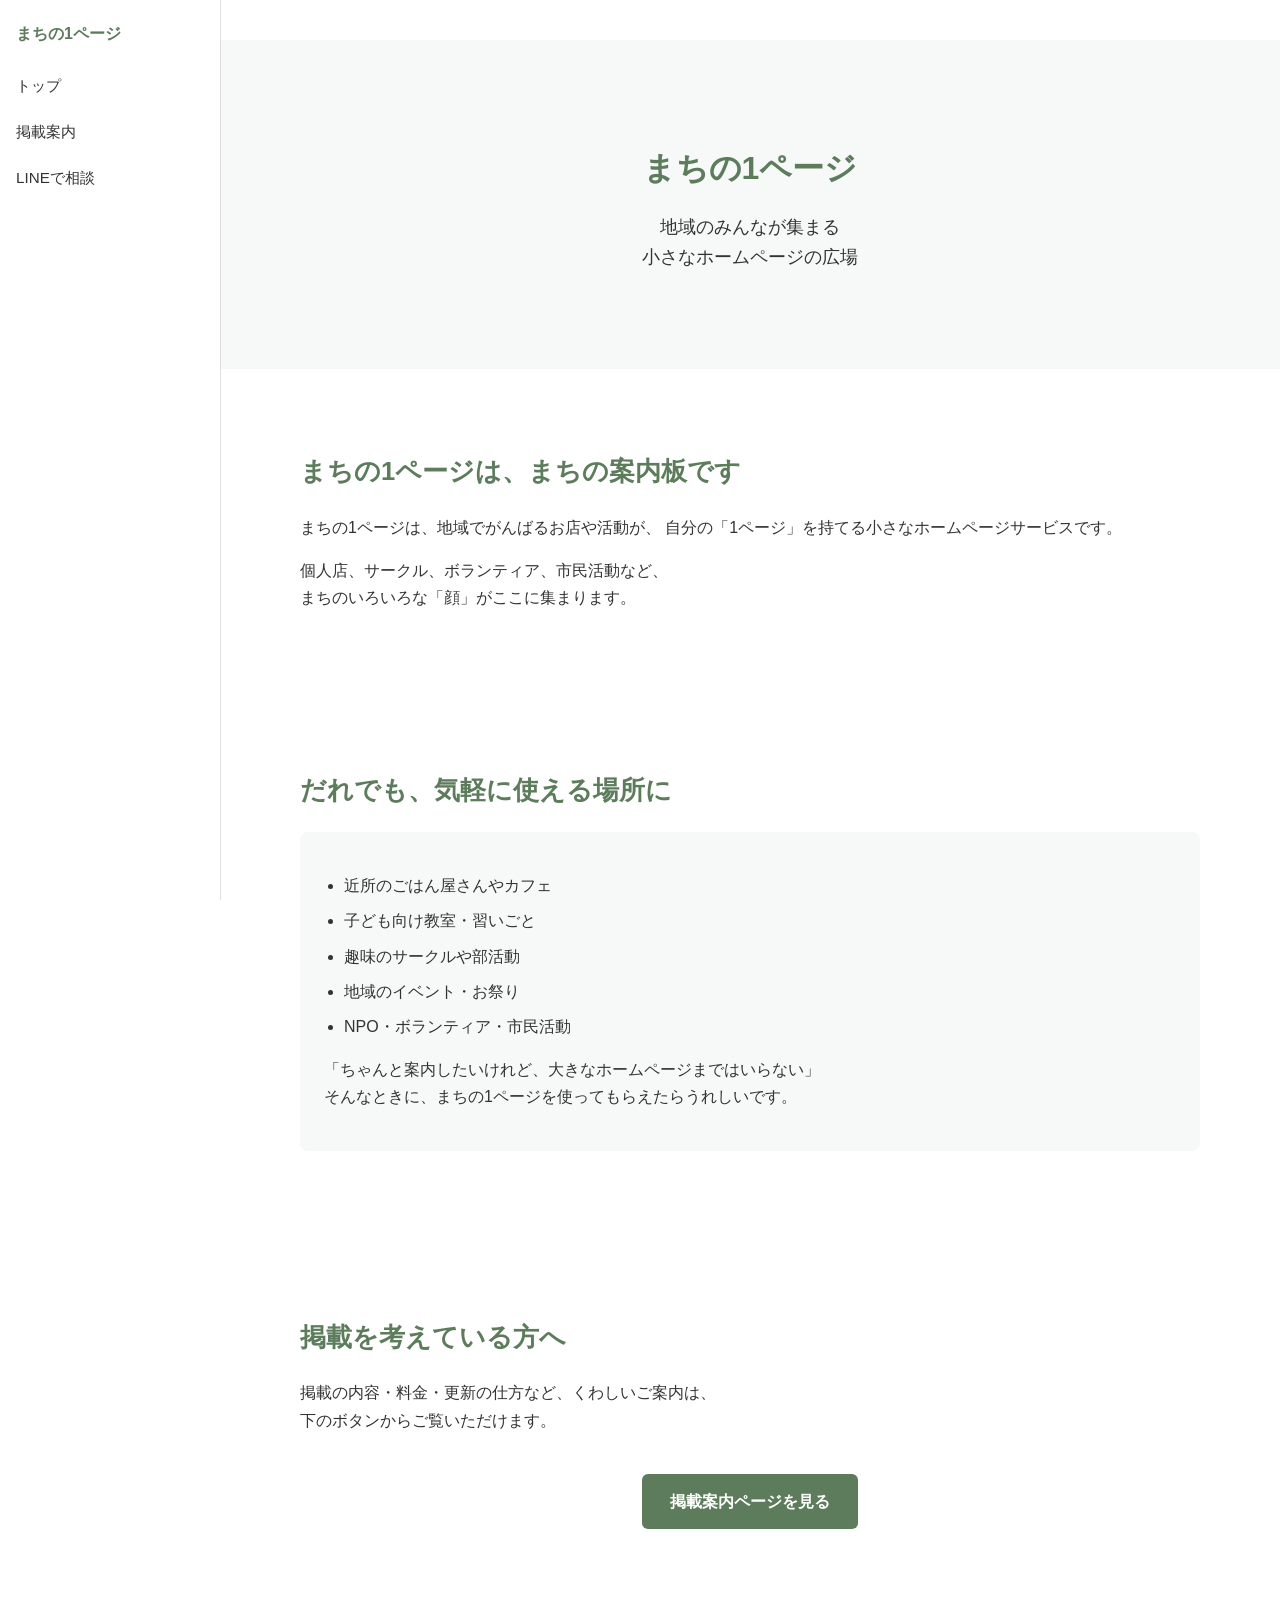
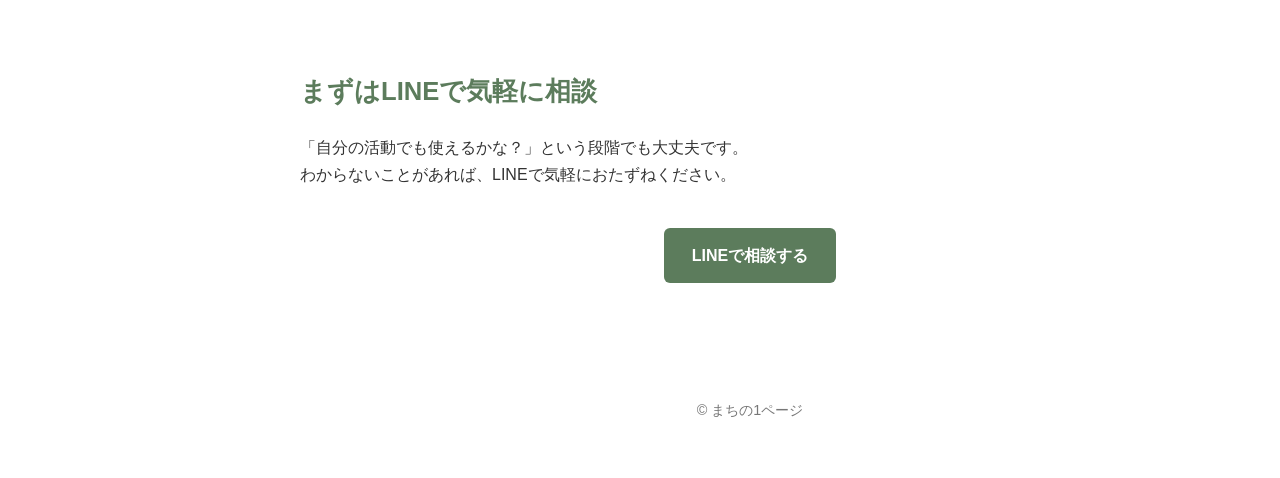
<file: index.html>
<!DOCTYPE html>
<html lang="ja">
<head>
  <meta charset="UTF-8">
  <meta name="viewport" content="width=device-width, initial-scale=1.0">
  <link rel="stylesheet" href="style.css">
  <title>まちの1ページ｜地域のお店や活動の紹介ページ</title>
  <meta name="description" content="まちの1ページは、地域でがんばる個人店・活動・サークルなど、まちのみんなの小さなホームページが集まる場所です。">
</head>
<body>
  <header class="site-header">
    <div class="site-header__inner">
      <div class="site-logo">
        <a href="index.html">まちの1ページ</a>
      </div>
      <button class="menu-toggle" aria-label="メニューを開く・閉じる" aria-expanded="false">
        <span></span>
        <span></span>
        <span></span>
      </button>
      <nav class="site-nav">
        <a href="index.html">トップ</a>
        <a href="guide.html">掲載案内</a>
        <a href="#contact">LINEで相談</a>
      </nav>
    </div>
  </header>

  <div class="page-content">
  <!-- ヒーロー：地域のみんなの入口 -->
  <div class="hero">
    <h1>まちの1ページ</h1>
    <p>地域のみんなが集まる<br>小さなホームページの広場</p>
  </div>

  <!-- このサイトについて -->
  <section>
    <h2>まちの1ページは、まちの案内板です</h2>
    <p>
      まちの1ページは、地域でがんばるお店や活動が、
      自分の「1ページ」を持てる小さなホームページサービスです。
    </p>
    <p>
      個人店、サークル、ボランティア、市民活動など、<br>
      まちのいろいろな「顔」がここに集まります。
    </p>
  </section>

  <!-- こんな人たちが使えます -->
  <section>
    <h2>だれでも、気軽に使える場所に</h2>
    <div class="box">
      <ul>
        <li>近所のごはん屋さんやカフェ</li>
        <li>子ども向け教室・習いごと</li>
        <li>趣味のサークルや部活動</li>
        <li>地域のイベント・お祭り</li>
        <li>NPO・ボランティア・市民活動</li>
      </ul>
      <p>
        「ちゃんと案内したいけれど、大きなホームページまではいらない」<br>
        そんなときに、まちの1ページを使ってもらえたらうれしいです。
      </p>
    </div>
  </section>

  <!-- 掲載したい方へ（案内ページへの導線） -->
  <section>
    <h2>掲載を考えている方へ</h2>
    <p>
      掲載の内容・料金・更新の仕方など、くわしいご案内は、<br>
      下のボタンからご覧いただけます。
    </p>
    <div class="cta">
      <a href="guide.html">掲載案内ページを見る</a>
    </div>
  </section>

  <!-- 連絡方法：TOPにも軽く載せる -->
  <section id="contact">
    <h2>まずはLINEで気軽に相談</h2>
    <p>
      「自分の活動でも使えるかな？」という段階でも大丈夫です。<br>
      わからないことがあれば、LINEで気軽におたずねください。
    </p>
    <div class="cta">
      <a href="#">LINEで相談する</a>
    </div>
  </section>

  <footer>
    <p>© まちの1ページ</p>
  </footer>

  </div>
  <script>
    (function () {
      var button = document.querySelector('.menu-toggle');
      var body = document.body;
      if (!button) return;
      button.addEventListener('click', function () {
        var isOpen = body.classList.toggle('nav-open');
        button.setAttribute('aria-expanded', isOpen ? 'true' : 'false');
      });
    })();
  </script>
</body>
</html>
</file>
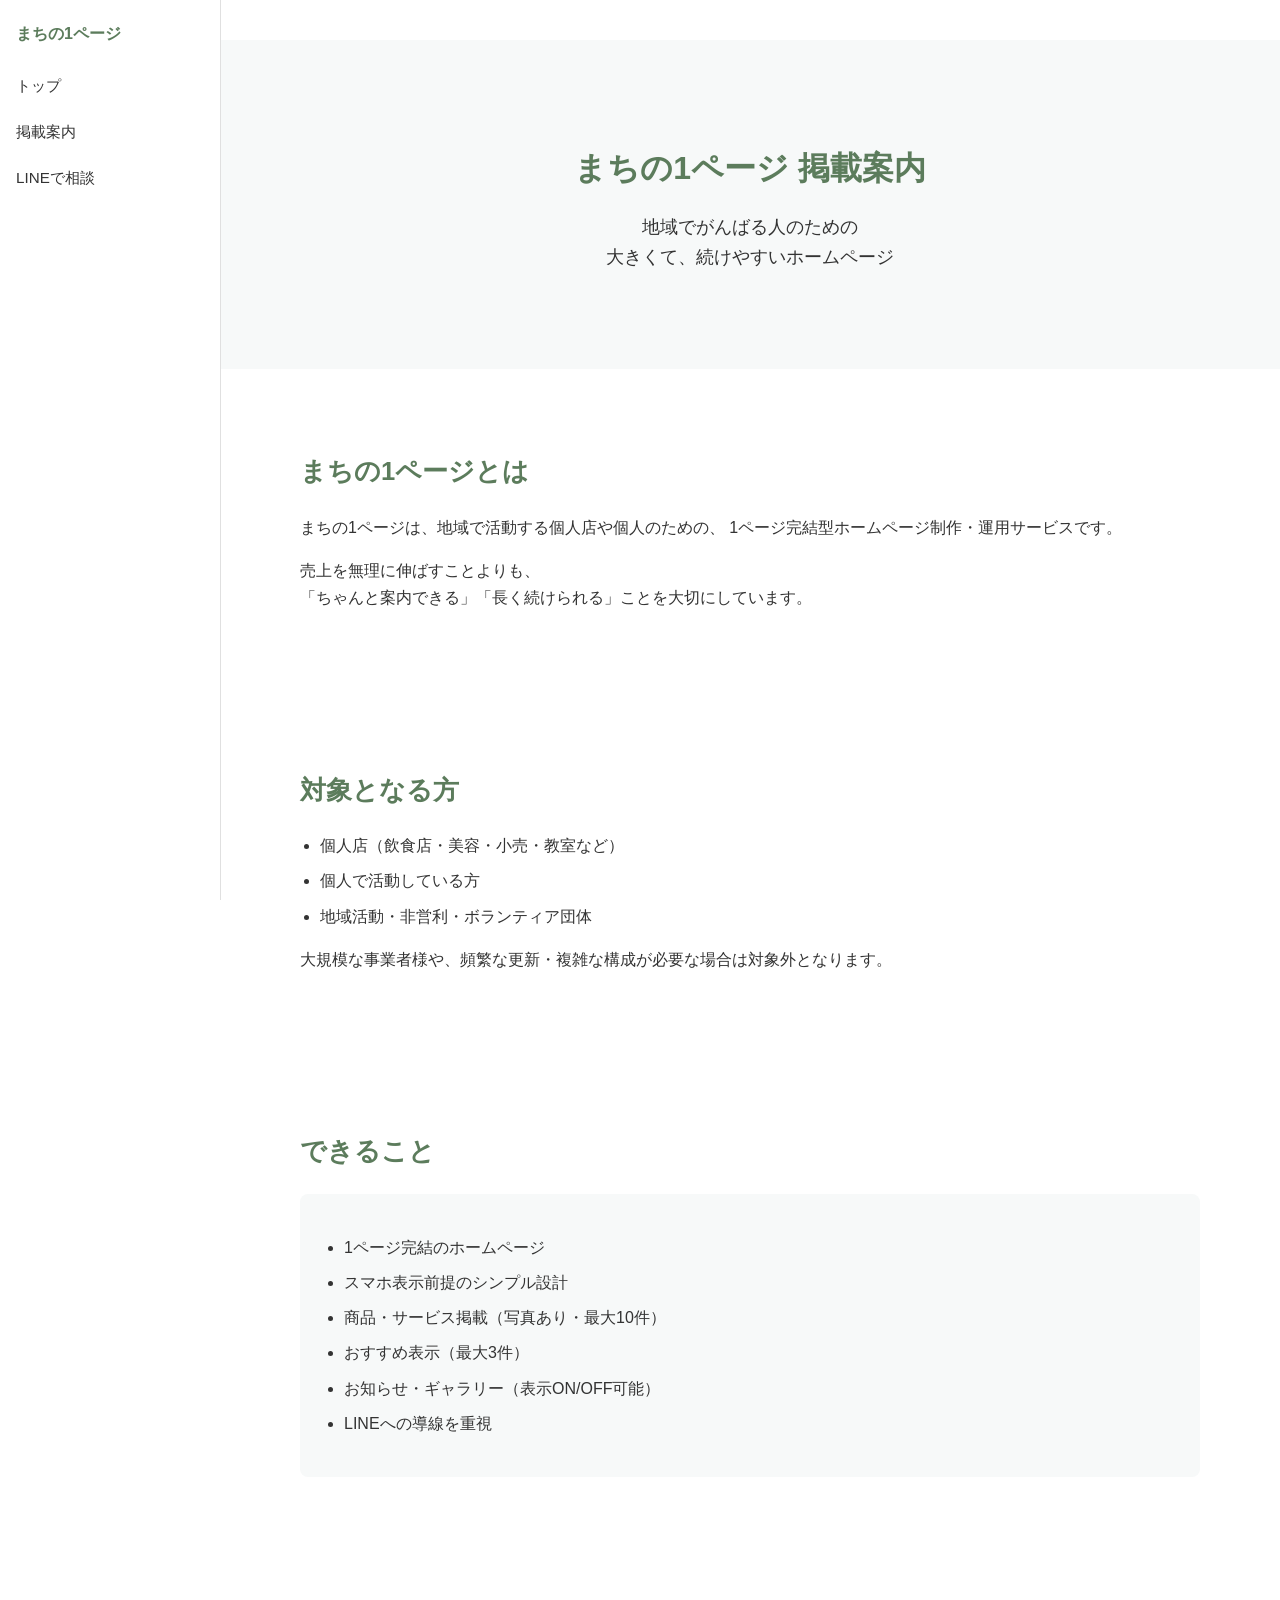
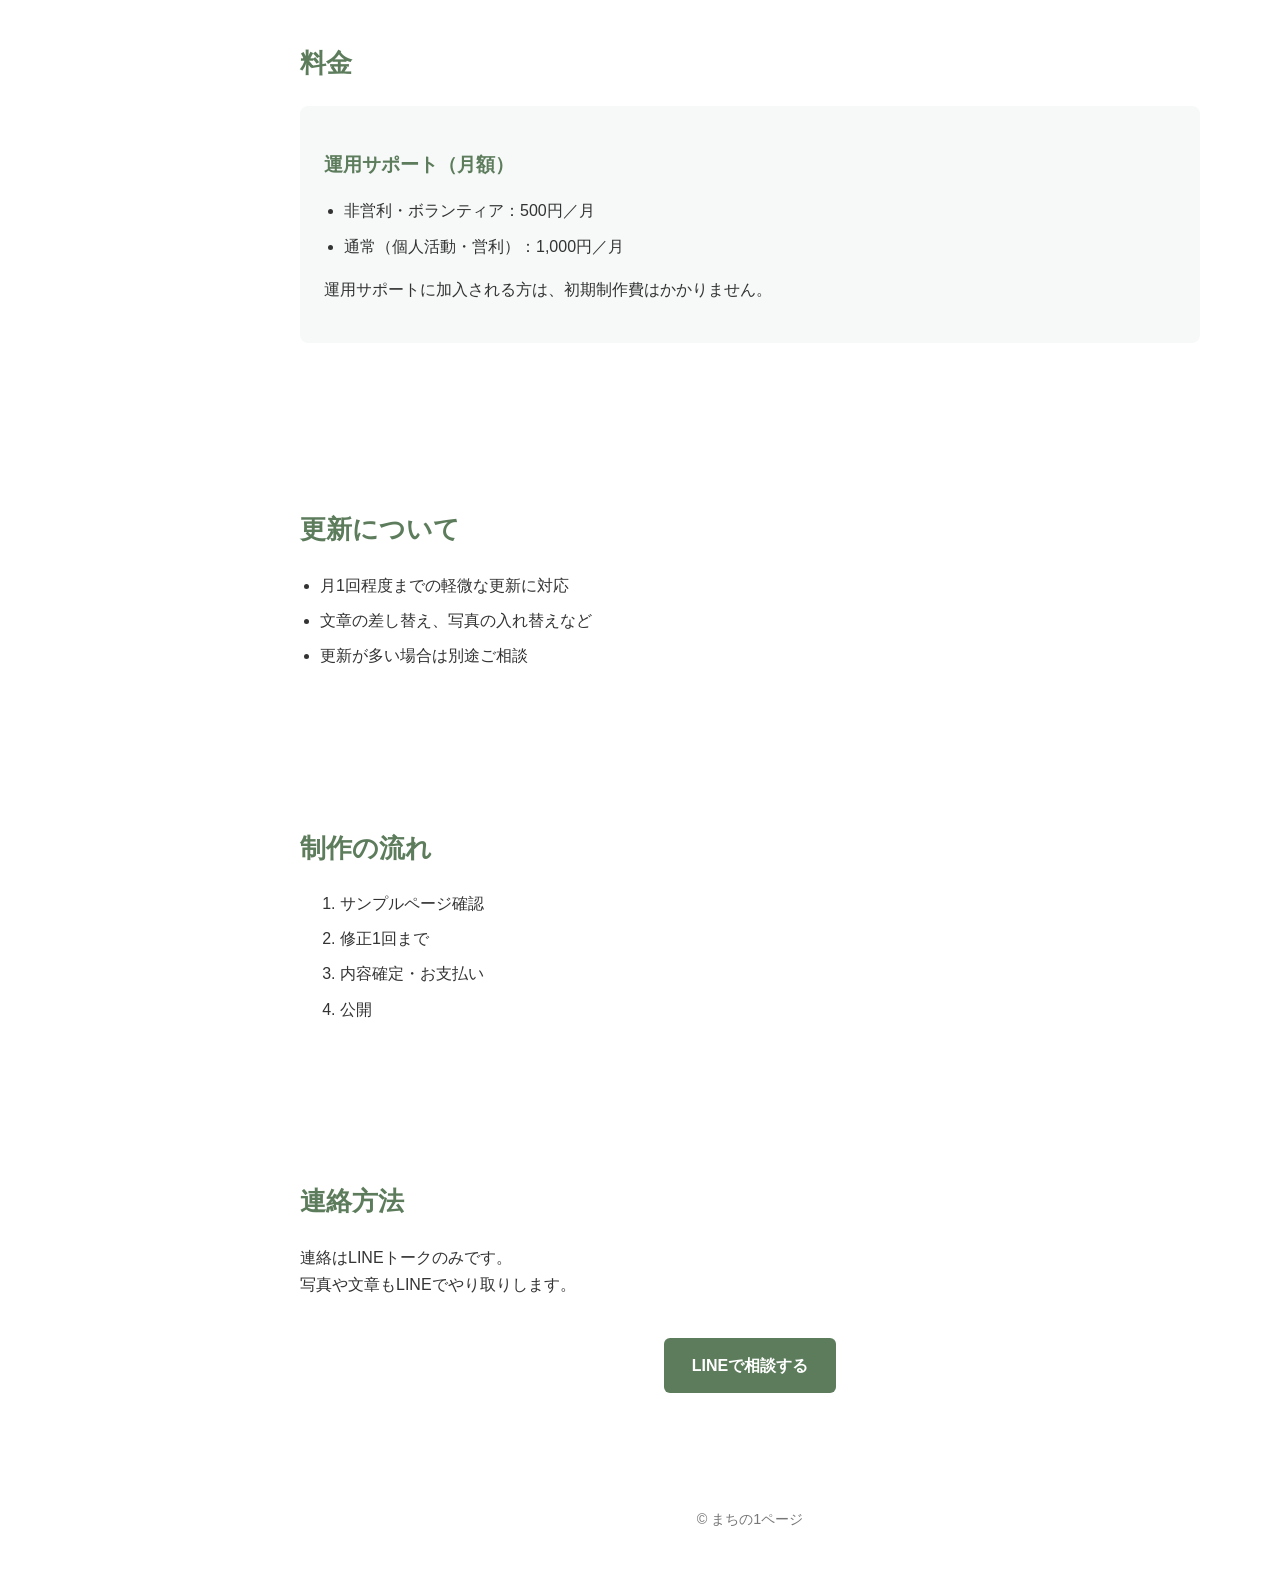
<file: guide.html>
<!DOCTYPE html>
<html lang="ja">
<head>
  <meta charset="UTF-8">
  <meta name="viewport" content="width=device-width, initial-scale=1.0">
  <link rel="stylesheet" href="style.css">
  <title>掲載案内｜まちの1ページ</title>
  <meta name="description" content="まちの1ページの掲載案内ページです。サービス内容や料金、更新についてご案内します。">
</head>
<body>
  <header class="site-header">
    <div class="site-header__inner">
      <div class="site-logo">
        <a href="index.html">まちの1ページ</a>
      </div>
      <button class="menu-toggle" aria-label="メニューを開く・閉じる" aria-expanded="false">
        <span></span>
        <span></span>
        <span></span>
      </button>
      <nav class="site-nav">
        <a href="index.html">トップ</a>
        <a href="guide.html">掲載案内</a>
        <a href="#contact">LINEで相談</a>
      </nav>
    </div>
  </header>

  <div class="page-content">
  <!-- ヒーロー -->
  <div class="hero">
    <h1>まちの1ページ 掲載案内</h1>
    <p>地域でがんばる人のための<br>大きくて、続けやすいホームページ</p>
  </div>

  <!-- サービス概要 -->
  <section>
    <h2>まちの1ページとは</h2>
    <p>
      まちの1ページは、地域で活動する個人店や個人のための、
      1ページ完結型ホームページ制作・運用サービスです。
    </p>
    <p>
      売上を無理に伸ばすことよりも、<br>
      「ちゃんと案内できる」「長く続けられる」ことを大切にしています。
    </p>
  </section>

  <!-- 対象 -->
  <section>
    <h2>対象となる方</h2>
    <ul>
      <li>個人店（飲食店・美容・小売・教室など）</li>
      <li>個人で活動している方</li>
      <li>地域活動・非営利・ボランティア団体</li>
    </ul>
    <p>
      大規模な事業者様や、頻繁な更新・複雑な構成が必要な場合は対象外となります。
    </p>
  </section>

  <!-- 内容 -->
  <section>
    <h2>できること</h2>
    <div class="box">
      <ul>
        <li>1ページ完結のホームページ</li>
        <li>スマホ表示前提のシンプル設計</li>
        <li>商品・サービス掲載（写真あり・最大10件）</li>
        <li>おすすめ表示（最大3件）</li>
        <li>お知らせ・ギャラリー（表示ON/OFF可能）</li>
        <li>LINEへの導線を重視</li>
      </ul>
    </div>
  </section>

  <!-- 料金 -->
  <section>
    <h2>料金</h2>
    <div class="box">
      <p class="price">運用サポート（月額）</p>
      <ul>
        <li>非営利・ボランティア：500円／月</li>
        <li>通常（個人活動・営利）：1,000円／月</li>
      </ul>
      <p>
        運用サポートに加入される方は、初期制作費はかかりません。
      </p>
    </div>
  </section>

  <!-- 更新 -->
  <section>
    <h2>更新について</h2>
    <ul>
      <li>月1回程度までの軽微な更新に対応</li>
      <li>文章の差し替え、写真の入れ替えなど</li>
      <li>更新が多い場合は別途ご相談</li>
    </ul>
  </section>

  <!-- 流れ -->
  <section>
    <h2>制作の流れ</h2>
    <ol>
      <li>サンプルページ確認</li>
      <li>修正1回まで</li>
      <li>内容確定・お支払い</li>
      <li>公開</li>
    </ol>
  </section>

  <!-- 連絡 -->
  <section id="contact">
    <h2>連絡方法</h2>
    <p>
      連絡はLINEトークのみです。<br>
      写真や文章もLINEでやり取りします。
    </p>

    <div class="cta">
      <a href="#">LINEで相談する</a>
    </div>
  </section>

  <footer>
    <p>© まちの1ページ</p>
  </footer>

  </div>
  <script>
    (function () {
      var button = document.querySelector('.menu-toggle');
      var body = document.body;
      if (!button) return;
      button.addEventListener('click', function () {
        var isOpen = body.classList.toggle('nav-open');
        button.setAttribute('aria-expanded', isOpen ? 'true' : 'false');
      });
    })();
  </script>
</body>
</html>
</file>
<file: style.css>
:root {
  --main-color: #5c7c5c;
  --text-color: #333;
  --bg-color: #ffffff;
  --sub-bg: #f7f9f9;
}

body {
  margin: 0;
  font-family: -apple-system, BlinkMacSystemFont, "Helvetica Neue", Arial, sans-serif;
  color: var(--text-color);
  background: var(--bg-color);
  line-height: 1.7;
}

/* 共通レイアウト */
.site-header {
  position: fixed;
  top: 0;
  left: 0;
  right: 0;
  z-index: 100;
  background: #ffffff;
  border-bottom: 1px solid #e0e0e0;
}

.site-header__inner {
  max-width: 960px;
  margin: 0 auto;
  padding: 10px 16px;
  display: flex;
  align-items: center;
  justify-content: space-between;
}

.site-logo a {
  font-weight: bold;
  color: var(--main-color);
  text-decoration: none;
}

.menu-toggle {
  width: 36px;
  height: 32px;
  border: none;
  background: transparent;
  padding: 0;
  display: flex;
  flex-direction: column;
  justify-content: center;
  gap: 5px;
  cursor: pointer;
}

.menu-toggle span {
  display: block;
  height: 2px;
  background: var(--text-color);
  border-radius: 1px;
}

.site-nav {
  position: absolute;
  top: 100%;
  right: 0;
  left: 0;
  background: #ffffff;
  border-bottom: 1px solid #e0e0e0;
  display: none;
}

.site-nav a {
  display: block;
  padding: 12px 16px;
  border-top: 1px solid #f0f0f0;
  color: var(--text-color);
  text-decoration: none;
  font-size: 0.95rem;
}

.site-nav a:hover {
  background: var(--sub-bg);
}

body.nav-open .site-nav {
  display: block;
}

/* コンテンツ余白（ヘッダー分のマージン） */
.page-content {
  padding-top: 70px;
}

section {
  padding: 60px 20px;
  max-width: 960px;
  margin: 0 auto;
}

h1, h2 {
  color: var(--main-color);
  margin-bottom: 20px;
}

h1 {
  font-size: 2rem;
}

h2 {
  font-size: 1.6rem;
}

p {
  margin-bottom: 16px;
}

.hero {
  background: var(--sub-bg);
  text-align: center;
  padding: 80px 20px;
}

.hero h1 {
  margin-bottom: 10px;
}

.hero p {
  font-size: 1.1rem;
}

.box {
  background: var(--sub-bg);
  padding: 24px;
  border-radius: 8px;
  margin-bottom: 24px;
}

ul {
  padding-left: 20px;
}

li {
  margin-bottom: 8px;
}

.price {
  font-size: 1.2rem;
  font-weight: bold;
  color: var(--main-color);
}

.cta {
  text-align: center;
  margin-top: 40px;
}

.cta a {
  display: inline-block;
  padding: 14px 28px;
  background: var(--main-color);
  color: #fff;
  text-decoration: none;
  border-radius: 6px;
  font-weight: bold;
}

footer {
  text-align: center;
  padding: 40px 20px;
  font-size: 0.9rem;
  color: #777;
}

/* PCレイアウト（左側固定メニュー） */
@media (min-width: 960px) {
  .site-header {
    top: 0;
    bottom: 0;
    width: 220px;
    border-bottom: none;
    border-right: 1px solid #e0e0e0;
  }

  .site-header__inner {
    flex-direction: column;
    align-items: flex-start;
    padding: 20px 16px;
  }

  .menu-toggle {
    display: none;
  }

  .site-nav {
    position: static;
    display: block;
    width: 100%;
    border-bottom: none;
    margin-top: 16px;
  }

  .site-nav a {
    border-top: none;
    padding: 10px 0;
  }

  .page-content {
    padding-top: 40px;
    margin-left: 220px;
  }

  section {
    max-width: 900px;
  }
}
</file>
